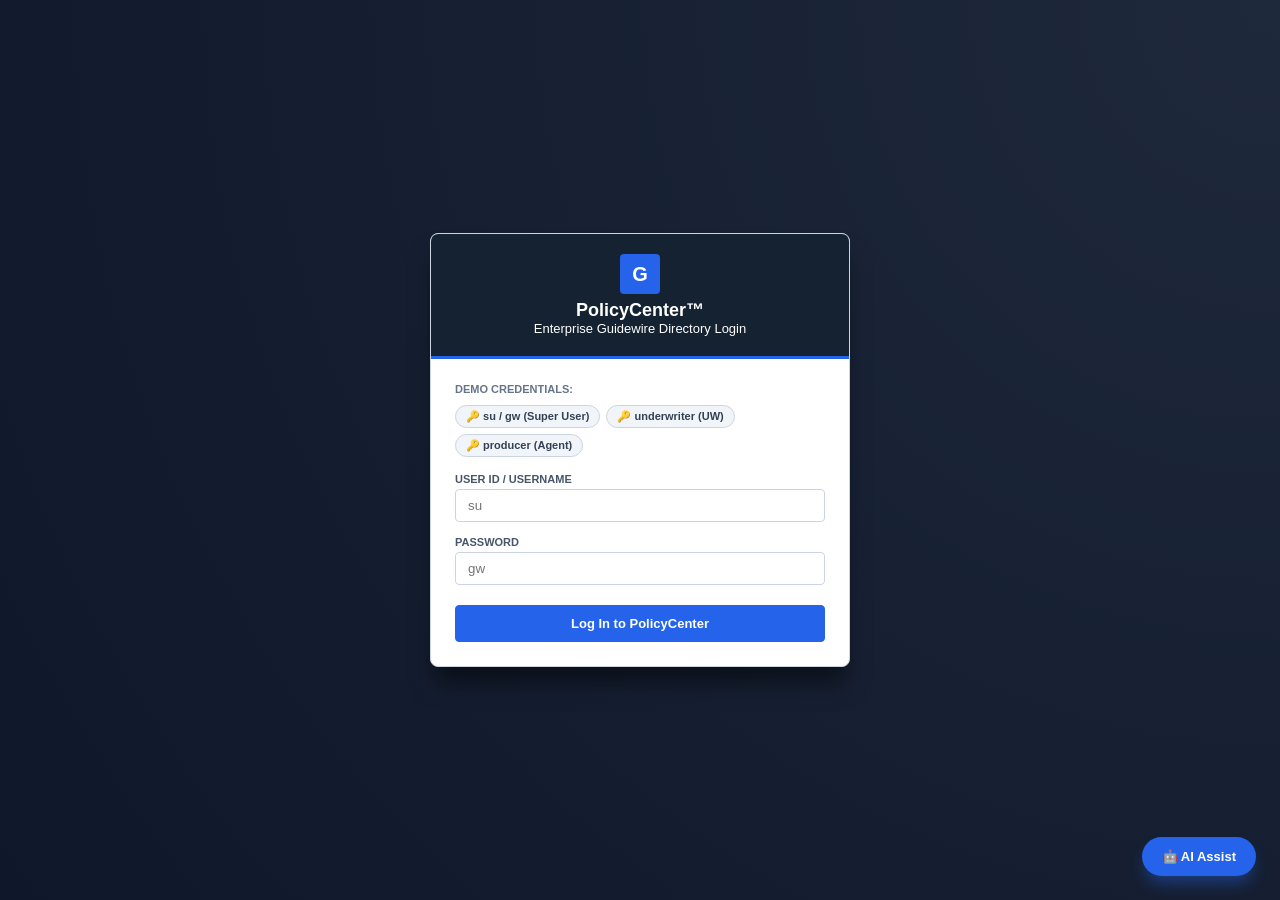
<file: frontend/index.html>
<!DOCTYPE html>
<html lang="en">
<head>
    <meta charset="UTF-8">
    <meta name="viewport" content="width=device-width, initial-scale=1.0">
    <title>Guidewire PolicyCenter™ (P&C Core System)</title>
    <link rel="stylesheet" href="css/guidewire-theme.css">
</head>
<body>

    <!-- Guidewire PolicyCenter Login Gateway Modal -->
    <div class="gw-login-overlay" id="login-modal">
        <div class="gw-login-card">
            <div class="gw-login-header">
                <div class="gw-brand-logo" style="margin: 0 auto; width: 40px; height: 40px; font-size: 20px;">G</div>
                <h2>PolicyCenter™</h2>
                <p>Enterprise Guidewire Directory Login</p>
            </div>

            <div class="gw-login-body">
                <div class="gw-preset-chips">
                    <span style="width: 100%; font-size: 11px; font-weight: 700; color: #64748B; margin-bottom: 4px;">DEMO CREDENTIALS:</span>
                    <button class="gw-chip" onclick="fillCredentials('su', 'gw')">🔑 su / gw (Super User)</button>
                    <button class="gw-chip" onclick="fillCredentials('underwriter', 'password123')">🔑 underwriter (UW)</button>
                    <button class="gw-chip" onclick="fillCredentials('producer', 'password123')">🔑 producer (Agent)</button>
                </div>

                <div class="gw-login-error" id="login-error-msg">Invalid Username or Password</div>

                <form onsubmit="handleLoginSubmit(event)">
                    <div style="margin-bottom: 14px;">
                        <label style="font-size:11px; font-weight:700; color:#475569; display:block; margin-bottom:4px;">USER ID / USERNAME</label>
                        <input type="text" id="login-username" placeholder="su" style="width:100%; padding:8px 12px; border:1px solid #CBD5E1; border-radius:4px;" required>
                    </div>

                    <div style="margin-bottom: 20px;">
                        <label style="font-size:11px; font-weight:700; color:#475569; display:block; margin-bottom:4px;">PASSWORD</label>
                        <input type="password" id="login-password" placeholder="gw" style="width:100%; padding:8px 12px; border:1px solid #CBD5E1; border-radius:4px;" required>
                    </div>

                    <button type="submit" class="gw-btn gw-btn-primary" style="width: 100%; padding: 10px; font-size: 13px;">Log In to PolicyCenter</button>
                </form>
            </div>
        </div>
    </div>

    <!-- Guidewire PolicyCenter Top Navigation Header -->
    <header class="gw-header">
        <div class="gw-brand">
            <div class="gw-brand-logo">G</div>
            <span>PolicyCenter™</span>
        </div>

        <nav class="gw-nav-tabs">
            <div class="gw-tab active" id="tab-desktop" onclick="switchMainTab('desktop')">Desktop ▾</div>
            <div class="gw-tab" id="tab-accounts" onclick="switchMainTab('accounts')">Account ▾</div>
            <div class="gw-tab" id="tab-policies" onclick="switchMainTab('policies')">Policy ▾</div>
            <div class="gw-tab" id="tab-ai-uw" onclick="switchMainTab('ai-uw')">🤖 AI UW Assistant</div>
            <div class="gw-tab" id="tab-product-studio" onclick="switchMainTab('product-studio')">⚡ Product Studio</div>
            <div class="gw-tab" id="tab-gosu" onclick="switchMainTab('gosu')">💻 Gosu Rules</div>
            <div class="gw-tab" id="tab-gis" onclick="switchMainTab('gis')">🗺️ GIS Risk Map</div>
            <div class="gw-tab" id="tab-billing" onclick="switchMainTab('billing')">💳 Billing & Claims</div>
            <div class="gw-tab" id="tab-broker-portal" onclick="switchMainTab('broker-portal')">🌐 Broker Portal</div>
            <div class="gw-tab" id="tab-acord" onclick="switchMainTab('acord')">📄 ACORD Docs</div>
            <div class="gw-tab" id="tab-activities" onclick="switchMainTab('activities')">📋 Tasks & Notes</div>
            <div class="gw-tab" id="tab-analytics" onclick="switchMainTab('analytics')">📈 UW Analytics</div>
            <div class="gw-tab" id="tab-irpm" onclick="switchMainTab('irpm')">⚡ IRPM Rating</div>
            <div class="gw-tab" id="tab-entities" onclick="switchMainTab('entities')">Entity Explorer</div>
            <div class="gw-tab" id="tab-telematics" onclick="switchMainTab('telematics')">📡 Telematics</div>
            <div class="gw-tab" id="tab-batch" onclick="switchMainTab('batch')">⚙️ Batch Processor</div>
        </nav>

        <div class="gw-header-right">
            <div class="gw-search-box">
                <input type="text" placeholder="Go to (Alt+/)" onkeydown="handleQuickSearch(event)">
                <span style="font-size:11px; color:#94A3B8; cursor:pointer;">🔍</span>
            </div>
            <div id="user-header-info" style="font-size:12px; color:#CBD5E1;">
                <!-- Rendered by JS -->
            </div>
        </div>
    </header>

    <!-- Sub-Header Banner (Contextual Info Bar matching Guidewire Banner) -->
    <div class="gw-subheader-banner" id="subheader-banner" style="display:none;">
        <!-- Dynamically rendered by screen modules -->
    </div>

    <!-- App Main Container -->
    <div class="gw-container">

        <!-- Left Sidebar Navigation -->
        <aside class="gw-sidebar" id="sidebar-panel">
            <!-- Dynamically populated by JS module -->
        </aside>

        <!-- Main Work Area -->
        <main class="gw-main">

            <!-- Action Toolbar Header -->
            <div class="gw-action-bar" id="action-bar-panel">
                <h1 id="page-heading">My Summary</h1>
                <div class="gw-btn-group" id="action-buttons">
                    <button class="gw-btn" onclick="openNewSubmissionModal()">+ New Submission</button>
                    <button class="gw-btn gw-btn-primary" onclick="openNewAccountModal()">+ New Account</button>
                </div>
            </div>

            <!-- Dynamic Scrollable Work Area -->
            <div class="gw-work-area" id="work-area">
                <!-- Screen Content Rendered Here via JS -->
            </div>

        </main>
    </div>

    <!-- Policy Transactions & Wizards -->
    <script src="js/wizards/PolicyChangeScreen.js"></script>
    <script src="js/wizards/RenewalScreen.js"></script>
    <script src="js/wizards/CancellationScreen.js"></script>
    <script src="js/wizards/ReinstatementScreen.js"></script>
    <script src="js/wizards/PolicyTransactionsWizard.js"></script>

    <!-- JavaScript Screen Components -->
    <script src="js/DesktopScreen.js"></script>
    <script src="js/AccountScreen.js"></script>
    <script src="js/SubmissionWizardScreen.js"></script>
    <script src="js/NewAccountScreen.js"></script>
    <script src="js/NewSubmissionScreen.js"></script>

    <!-- Advanced Feature Modules -->
    <script src="js/AIRiskAssistantWidget.js"></script>
    <script src="js/ProductDesignerScreen.js"></script>
    <script src="js/GosuRuleStudioScreen.js"></script>
    <script src="js/GISRiskMapScreen.js"></script>
    <script src="js/BillingCenterScreen.js"></script>
    <script src="js/ClaimsScreen.js"></script>
    <script src="js/ProducerPortalScreen.js"></script>
    <script src="js/PolicyholderPortalScreen.js"></script>

    <!-- Phase 2 Feature Suite -->
    <script src="js/ACORDDocumentScreen.js"></script>
    <script src="js/GuidewireAIChatWidget.js"></script>
    <script src="js/ActivityTaskScreen.js"></script>
    <script src="js/PortfolioAnalyticsScreen.js"></script>
    <script src="js/IRPMScreen.js"></script>

    <script src="js/RatingStudioScreen.js"></script>
    <script src="js/ReinsuranceScreen.js"></script>
    <script src="js/EntityExplorerScreen.js"></script>
    <script src="js/TelematicsScreen.js"></script>
    <script src="js/BatchSchedulerScreen.js"></script>
    <script src="js/app.js"></script>

</body>
</html>
</file>
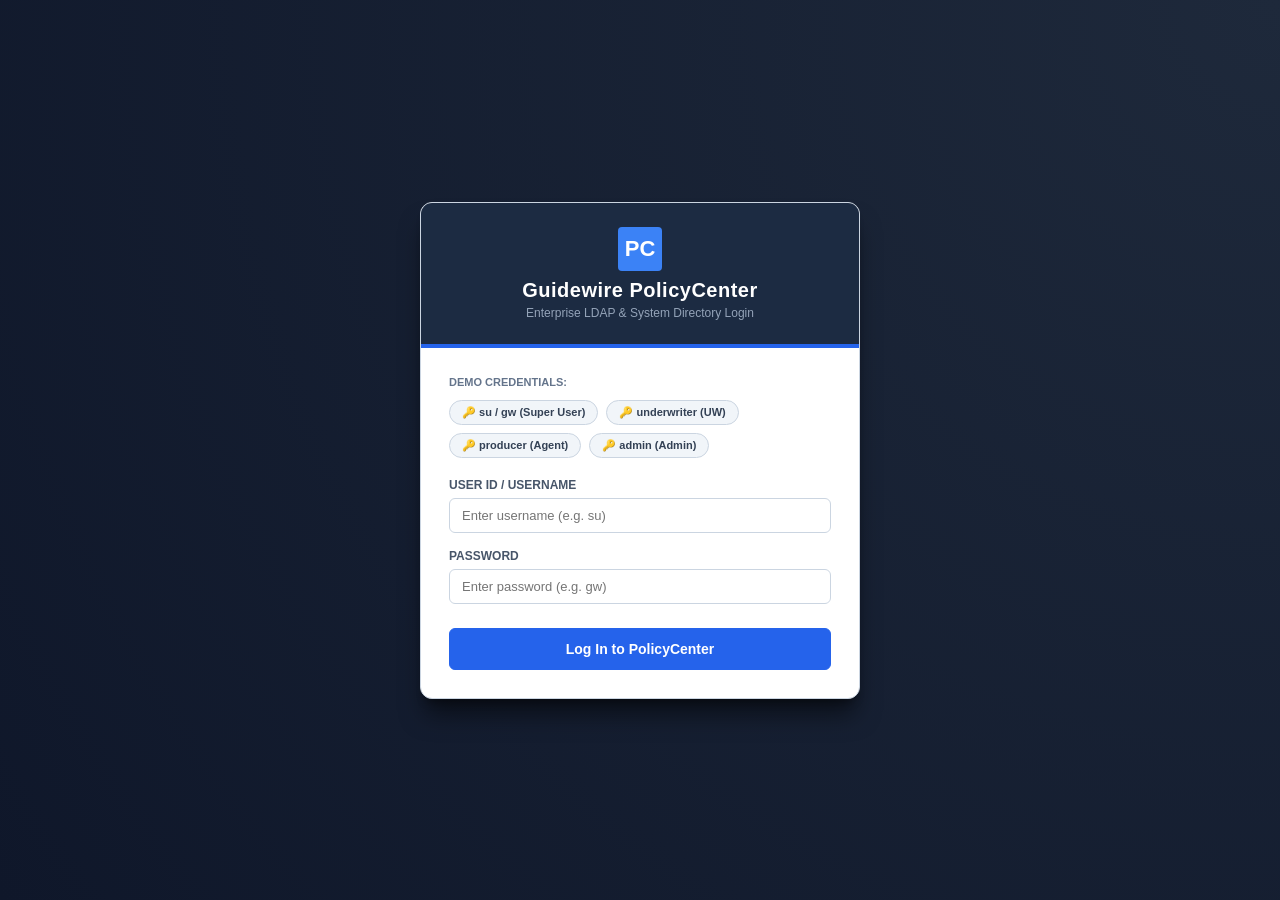
<file: bin/frontend/index.html>
<!DOCTYPE html>
<html lang="en">
<head>
    <meta charset="UTF-8">
    <meta name="viewport" content="width=device-width, initial-scale=1.0">
    <title>Guidewire PolicyCenter (P&C Core System)</title>
    <link rel="stylesheet" href="css/guidewire-theme.css">
</head>
<body>

    <!-- Guidewire PolicyCenter Login Gateway Modal -->
    <div class="gw-login-overlay" id="login-modal">
        <div class="gw-login-card">
            <div class="gw-login-header">
                <div class="gw-brand-logo" style="margin: 0 auto; width: 44px; height: 44px; font-size: 22px;">PC</div>
                <h2>Guidewire PolicyCenter</h2>
                <p>Enterprise LDAP & System Directory Login</p>
            </div>

            <div class="gw-login-body">
                <div class="gw-preset-chips">
                    <span style="width: 100%; font-size: 11px; font-weight: 700; color: #64748B; margin-bottom: 4px;">DEMO CREDENTIALS:</span>
                    <button class="gw-chip" onclick="fillCredentials('su', 'gw')">🔑 su / gw (Super User)</button>
                    <button class="gw-chip" onclick="fillCredentials('underwriter', 'password123')">🔑 underwriter (UW)</button>
                    <button class="gw-chip" onclick="fillCredentials('producer', 'password123')">🔑 producer (Agent)</button>
                    <button class="gw-chip" onclick="fillCredentials('admin', 'admin')">🔑 admin (Admin)</button>
                </div>

                <div class="gw-login-error" id="login-error-msg">Invalid Username or Password</div>

                <form onsubmit="handleLoginSubmit(event)">
                    <div class="gw-field" style="margin-bottom: 16px;">
                        <label>User ID / Username</label>
                        <input type="text" id="login-username" placeholder="Enter username (e.g. su)" required>
                    </div>

                    <div class="gw-field" style="margin-bottom: 24px;">
                        <label>Password</label>
                        <input type="password" id="login-password" placeholder="Enter password (e.g. gw)" required>
                    </div>

                    <button type="submit" class="gw-btn gw-btn-primary" style="width: 100%; padding: 12px; font-size: 14px;">Log In to PolicyCenter</button>
                </form>
            </div>
        </div>
    </div>

    <!-- Guidewire PolicyCenter Header -->
    <header class="gw-header">
        <div class="gw-brand">
            <div class="gw-brand-logo">PC</div>
            <span>Guidewire PolicyCenter</span>
        </div>

        <nav class="gw-nav-tabs">
            <div class="gw-tab" id="tab-desktop" onclick="switchMainTab('desktop')">Desktop</div>
            <div class="gw-tab" id="tab-accounts" onclick="switchMainTab('accounts')">Accounts</div>
            <div class="gw-tab" id="tab-policies" onclick="switchMainTab('policies')">Policies</div>
            <div class="gw-tab" id="tab-rating" onclick="switchMainTab('rating')">Rating Studio</div>
            <div class="gw-tab" id="tab-reinsurance" onclick="switchMainTab('reinsurance')">Reinsurance</div>
            <div class="gw-tab" id="tab-entities" onclick="switchMainTab('entities')">Entity Explorer</div>
            <div class="gw-tab" id="tab-admin" onclick="switchMainTab('admin')">Admin</div>
        </nav>

        <div class="gw-user-section" id="user-header-info">
            <!-- Rendered by JS -->
        </div>
    </header>

    <!-- App Container -->
    <div class="gw-container">

        <!-- Left Sidebar Wizard Navigation Steps -->
        <aside class="gw-sidebar" id="sidebar-panel">
            <div class="gw-sidebar-header" id="sidebar-title">Submission Wizard</div>
            <ul class="gw-wizard-steps" id="wizard-steps-list">
                <li class="gw-step-item active" id="step-1" onclick="navigateToStep(1)">
                    <div class="gw-step-num">1</div>
                    <span>Policy Info</span>
                </li>
                <li class="gw-step-item" id="step-2" onclick="navigateToStep(2)">
                    <div class="gw-step-num">2</div>
                    <span>Locations & Buildings</span>
                </li>
                <li class="gw-step-item" id="step-3" onclick="navigateToStep(3)">
                    <div class="gw-step-num">3</div>
                    <span>Coverages & Terms</span>
                </li>
                <li class="gw-step-item" id="step-4" onclick="navigateToStep(4)">
                    <div class="gw-step-num">4</div>
                    <span>Risk Analysis & Rules</span>
                </li>
                <li class="gw-step-item" id="step-5" onclick="navigateToStep(5)">
                    <div class="gw-step-num">5</div>
                    <span>Quote & Rating Sheet</span>
                </li>
                <li class="gw-step-item" id="step-6" onclick="navigateToStep(6)">
                    <div class="gw-step-num">6</div>
                    <span>Forms & Issue</span>
                </li>
            </ul>
        </aside>

        <!-- Main Work Area -->
        <main class="gw-main">

            <!-- Action Toolbar Banner -->
            <div class="gw-action-bar">
                <div class="gw-action-title">
                    <h1 id="page-heading">Submission (SUB-5001) - Commercial Property</h1>
                    <span class="gw-badge gw-badge-draft" id="job-status-badge">DRAFT</span>
                </div>

                <div class="gw-btn-group" id="action-buttons">
                    <button class="gw-btn" onclick="saveDraft()">Save Draft</button>
                    <button class="gw-btn gw-btn-primary" id="btn-quote" onclick="requestQuote()">Request Quote</button>
                    <button class="gw-btn gw-btn-success" id="btn-bind" style="display:none;" onclick="bindAndIssue()">Bind & Issue Policy</button>
                </div>
            </div>

            <!-- Scrollable Dynamic Work Area -->
            <div class="gw-work-area" id="work-area">
                <!-- Dynamic Content Rendered Here via JS -->
            </div>

        </main>
    </div>

    <!-- JavaScript Application -->
    <script src="js/NewAccountScreen.js"></script>
    <script src="js/NewSubmissionScreen.js"></script>
    <script src="js/app.js"></script>
    <script src="js/wizards/SubmissionWizard.js"></script>
    <script src="js/wizards/PolicyTransactionsWizard.js"></script>
    <script src="js/wizards/PolicyChangeScreen.js"></script>
    <script src="js/wizards/RenewalScreen.js"></script>
    <script src="js/wizards/CancellationScreen.js"></script>
    <script src="js/wizards/ReinstatementScreen.js"></script>
    <script src="js/wizards/RiskAnalysisScreen.js"></script>
    <script src="js/wizards/AutoLineScreen.js"></script>
    <script src="js/wizards/FormsScreen.js"></script>
    <script src="js/wizards/BillingScreen.js"></script>
    <script src="js/wizards/ClaimsScreen.js"></script>
    <script src="js/RatingStudioScreen.js"></script>
    <script src="js/ReinsuranceScreen.js"></script>
    <script src="js/PolicyHistoryScreen.js"></script>
    <script src="js/BatchSchedulerScreen.js"></script>
    <script src="js/EntityExplorerScreen.js"></script>

</body>
</html>
</file>
<file: frontend/css/guidewire-theme.css>
/* Guidewire PolicyCenter Authentic Theme */
:root {
    --gw-header-bg: #142232;
    --gw-header-accent: #2563EB;
    --gw-sidebar-bg: #1A2837;
    --gw-sidebar-text: #E2E8F0;
    --gw-sidebar-hover: #26384C;
    --gw-sidebar-active: #0F172A;
    --gw-banner-bg: #E8EEF5;
    --gw-actionbar-bg: #F1F5F9;
    --gw-border: #CBD5E1;
    --gw-table-header-bg: #F8FAFC;
    --font-family: -apple-system, BlinkMacSystemFont, "Segoe UI", Roboto, Helvetica, Arial, sans-serif;
}

* {
    box-sizing: border-box;
    margin: 0;
    padding: 0;
}

body {
    font-family: var(--font-family);
    background-color: #F8FAFC;
    color: #1E293B;
    height: 100vh;
    display: flex;
    flex-direction: column;
    overflow: hidden;
    font-size: 13px;
}

/* Header Bar */
.gw-header {
    background-color: var(--gw-header-bg);
    color: #FFFFFF;
    height: 48px;
    display: flex;
    align-items: center;
    justify-content: space-between;
    padding: 0 16px;
    border-bottom: 2px solid #3B82F6;
    flex-shrink: 0;
}

.gw-brand {
    display: flex;
    align-items: center;
    gap: 8px;
    font-weight: 700;
    font-size: 16px;
    color: #FFFFFF;
}

.gw-brand-logo {
    background: #2563EB;
    color: white;
    width: 26px;
    height: 26px;
    border-radius: 4px;
    display: flex;
    align-items: center;
    justify-content: center;
    font-weight: 900;
    font-size: 14px;
}

.gw-nav-tabs {
    display: flex;
    height: 100%;
    align-items: center;
}

.gw-tab {
    display: flex;
    align-items: center;
    padding: 0 14px;
    height: 100%;
    color: #CBD5E1;
    text-decoration: none;
    font-weight: 600;
    font-size: 13px;
    cursor: pointer;
    border-bottom: 3px solid transparent;
    transition: all 0.15s;
    user-select: none;
}

.gw-tab:hover {
    color: #FFFFFF;
    background: rgba(255, 255, 255, 0.08);
}

.gw-tab.active {
    color: #FFFFFF;
    background: rgba(255, 255, 255, 0.12);
    border-bottom-color: #60A5FA;
}

.gw-header-right {
    display: flex;
    align-items: center;
    gap: 16px;
}

.gw-search-box {
    display: flex;
    align-items: center;
    background: rgba(255, 255, 255, 0.1);
    border: 1px solid rgba(255, 255, 255, 0.2);
    border-radius: 4px;
    padding: 3px 8px;
}

.gw-search-box input {
    background: transparent;
    border: none;
    color: white;
    font-size: 12px;
    outline: none;
    width: 140px;
}

.gw-search-box input::placeholder {
    color: #94A3B8;
}

/* Sub-Header Banner (Contextual Info Banner) */
.gw-subheader-banner {
    background-color: var(--gw-banner-bg);
    border-bottom: 1px solid #CBD5E1;
    padding: 6px 16px;
    font-size: 12px;
    color: #334155;
    display: flex;
    align-items: center;
    justify-content: space-between;
    flex-shrink: 0;
}

.gw-banner-left {
    display: flex;
    align-items: center;
    gap: 16px;
}

.gw-banner-item {
    display: flex;
    align-items: center;
    gap: 4px;
}

.gw-banner-item strong {
    color: #0F172A;
}

/* Main Layout Grid */
.gw-container {
    display: flex;
    flex: 1;
    overflow: hidden;
}

/* Left Sidebar Accordion / Wizard Steps */
.gw-sidebar {
    width: 250px;
    background-color: var(--gw-sidebar-bg);
    border-right: 1px solid #0F172A;
    display: flex;
    flex-direction: column;
    flex-shrink: 0;
    color: var(--gw-sidebar-text);
}

.gw-sidebar-title {
    padding: 12px 16px;
    background: #0F172A;
    font-weight: 700;
    font-size: 13px;
    color: #F8FAFC;
    border-bottom: 1px solid #334155;
    display: flex;
    justify-content: space-between;
    align-items: center;
}

.gw-sidebar-accordion {
    flex: 1;
    overflow-y: auto;
    padding: 4px 0;
}

.gw-accordion-section {
    border-bottom: 1px solid #26384C;
}

.gw-accordion-header {
    padding: 10px 14px;
    font-weight: 700;
    font-size: 12px;
    color: #94A3B8;
    background: #142232;
    cursor: pointer;
    display: flex;
    justify-content: space-between;
    align-items: center;
    user-select: none;
}

.gw-accordion-header:hover {
    color: #FFFFFF;
}

.gw-tree-list {
    list-style: none;
    padding: 0;
}

.gw-tree-item {
    padding: 8px 16px 8px 24px;
    font-size: 12px;
    font-weight: 500;
    color: #CBD5E1;
    cursor: pointer;
    display: flex;
    align-items: center;
    gap: 8px;
    transition: all 0.1s;
}

.gw-tree-item:hover {
    background: var(--gw-sidebar-hover);
    color: #FFFFFF;
}

.gw-tree-item.active {
    background: #2563EB;
    color: #FFFFFF;
    font-weight: 700;
}

.gw-tree-subitem {
    padding: 6px 16px 6px 36px;
    font-size: 12px;
    color: #94A3B8;
    cursor: pointer;
}

.gw-tree-subitem:hover {
    color: #FFFFFF;
    background: var(--gw-sidebar-hover);
}

.gw-tree-subitem.active {
    color: #60A5FA;
    font-weight: 700;
    background: rgba(37, 99, 235, 0.2);
}

/* Main Content Work Area */
.gw-main {
    flex: 1;
    display: flex;
    flex-direction: column;
    overflow: hidden;
    background-color: #FFFFFF;
}

/* Action Toolbar Header */
.gw-action-bar {
    background-color: var(--gw-actionbar-bg);
    padding: 10px 20px;
    border-bottom: 1px solid var(--gw-border);
    display: flex;
    align-items: center;
    justify-content: space-between;
    flex-shrink: 0;
}

.gw-action-bar h1 {
    font-size: 18px;
    font-weight: 800;
    color: #0F172A;
}

.gw-btn-group {
    display: flex;
    gap: 8px;
}

.gw-btn {
    padding: 6px 12px;
    border-radius: 4px;
    font-size: 12px;
    font-weight: 600;
    cursor: pointer;
    border: 1px solid #CBD5E1;
    background-color: #FFFFFF;
    color: #334155;
    transition: all 0.15s;
}

.gw-btn:hover {
    background-color: #F1F5F9;
    border-color: #94A3B8;
}

.gw-btn-primary {
    background-color: #2563EB;
    color: white;
    border-color: #2563EB;
}

.gw-btn-primary:hover {
    background-color: #1D4ED8;
}

.gw-btn-success {
    background-color: #16A34A;
    color: white;
    border-color: #16A34A;
}

/* Scrollable Work Area */
.gw-work-area {
    flex: 1;
    padding: 20px;
    overflow-y: auto;
    background-color: #F8FAFC;
}

/* Card & Panels */
.gw-panel {
    background: #FFFFFF;
    border: 1px solid var(--gw-border);
    border-radius: 6px;
    margin-bottom: 16px;
    box-shadow: 0 1px 3px rgba(0,0,0,0.05);
}

.gw-panel-header {
    padding: 10px 16px;
    background-color: #F1F5F9;
    border-bottom: 1px solid var(--gw-border);
    font-weight: 700;
    font-size: 13px;
    color: #1E293B;
    display: flex;
    align-items: center;
    justify-content: space-between;
}

.gw-panel-body {
    padding: 16px;
}

/* Stat Cards Box (Desktop Overview) */
.gw-stat-row {
    display: grid;
    grid-template-columns: repeat(5, 1fr);
    gap: 12px;
    margin-bottom: 16px;
}

.gw-stat-card {
    background: #FFFFFF;
    border: 1px solid #CBD5E1;
    border-radius: 6px;
    padding: 14px;
    text-align: center;
}

.gw-stat-num {
    font-size: 22px;
    font-weight: 800;
    color: #0F172A;
}

.gw-stat-label {
    font-size: 12px;
    color: #64748B;
    margin: 2px 0 6px 0;
}

.gw-overdue-badge {
    background: #FEE2E2;
    color: #991B1B;
    font-size: 10px;
    font-weight: 700;
    padding: 2px 8px;
    border-radius: 10px;
    display: inline-block;
}

/* Data Tables */
.gw-table {
    width: 100%;
    border-collapse: collapse;
    font-size: 12px;
}

.gw-table th {
    background-color: #F1F5F9;
    padding: 8px 12px;
    text-align: left;
    font-weight: 700;
    color: #475569;
    border-bottom: 2px solid var(--gw-border);
}

.gw-table td {
    padding: 8px 12px;
    border-bottom: 1px solid #E2E8F0;
    color: #1E293B;
}

.gw-table tr:hover {
    background-color: #F8FAFC;
}

/* Key Value Summary Grids */
.gw-kv-grid {
    display: grid;
    grid-template-columns: repeat(2, 1fr);
    gap: 12px 24px;
}

.gw-kv-item {
    display: flex;
    justify-content: space-between;
    font-size: 12px;
    padding-bottom: 4px;
    border-bottom: 1px dashed #E2E8F0;
}

.gw-kv-item span:first-child {
    color: #64748B;
    font-weight: 600;
}

.gw-kv-item span:last-child {
    color: #0F172A;
    font-weight: 700;
}

/* Tab Strip */
.gw-tab-strip {
    display: flex;
    gap: 4px;
    border-bottom: 2px solid #CBD5E1;
    margin-bottom: 16px;
}

.gw-tab-item {
    padding: 8px 16px;
    font-size: 12px;
    font-weight: 600;
    color: #64748B;
    background: #E2E8F0;
    border-radius: 4px 4px 0 0;
    cursor: pointer;
}

.gw-tab-item.active {
    background: #FFFFFF;
    color: #2563EB;
    border: 1px solid #CBD5E1;
    border-bottom: 2px solid #FFFFFF;
    margin-bottom: -2px;
    font-weight: 700;
}

/* Authentication Login Modal */
.gw-login-overlay {
    position: fixed;
    inset: 0;
    background: radial-gradient(circle at top right, #1E293B 0%, #0F172A 100%);
    display: flex;
    align-items: center;
    justify-content: center;
    z-index: 99999;
}

.gw-login-card {
    background: #FFFFFF;
    width: 420px;
    border-radius: 8px;
    box-shadow: 0 20px 25px -5px rgba(0, 0, 0, 0.5);
    overflow: hidden;
    border: 1px solid var(--gw-border);
}

.gw-login-header {
    background-color: var(--gw-header-bg);
    color: white;
    padding: 20px;
    text-align: center;
    border-bottom: 3px solid #2563EB;
}

.gw-login-header h2 {
    font-size: 18px;
    font-weight: 800;
    margin-top: 6px;
}

.gw-login-body {
    padding: 24px;
}

.gw-preset-chips {
    display: flex;
    flex-wrap: wrap;
    gap: 6px;
    margin-bottom: 16px;
}

.gw-chip {
    background: #F1F5F9;
    border: 1px solid #CBD5E1;
    border-radius: 12px;
    padding: 4px 10px;
    font-size: 11px;
    font-weight: 700;
    color: #334155;
    cursor: pointer;
}

.gw-chip:hover {
    background: #DBEAFE;
    color: #1E40AF;
}

.gw-login-error {
    background: #FEE2E2;
    color: #991B1B;
    padding: 8px 12px;
    border-radius: 4px;
    font-size: 12px;
    margin-bottom: 12px;
    display: none;
}
</file>
<file: bin/frontend/css/guidewire-theme.css>
/* Guidewire PolicyCenter Authentic Theme */
:root {
    --gw-primary: #1E3A8A;
    --gw-primary-dark: #0F172A;
    --gw-header-bg: #1C2B42;
    --gw-sidebar-bg: #F1F5F9;
    --gw-sidebar-active: #DBEAFE;
    --gw-sidebar-text: #1E293B;
    --gw-accent: #2563EB;
    --gw-accent-hover: #1D4ED8;
    --gw-success: #16A34A;
    --gw-warning: #D97706;
    --gw-border: #CBD5E1;
    --gw-bg: #F8FAFC;
    --gw-card-bg: #FFFFFF;
    --font-family: -apple-system, BlinkMacSystemFont, "Segoe UI", Roboto, Helvetica, Arial, sans-serif;
}

* {
    box-sizing: border-box;
    margin: 0;
    padding: 0;
}

body {
    font-family: var(--font-family);
    background-color: var(--gw-bg);
    color: #1E293B;
    height: 100vh;
    display: flex;
    flex-direction: column;
    overflow: hidden;
    font-size: 14px;
}

/* Header Bar */
.gw-header {
    background-color: var(--gw-header-bg);
    color: #FFFFFF;
    height: 52px;
    display: flex;
    align-items: center;
    justify-content: space-between;
    padding: 0 20px;
    border-bottom: 3px solid var(--gw-accent);
    flex-shrink: 0;
}

.gw-brand {
    display: flex;
    align-items: center;
    gap: 12px;
    font-weight: 700;
    font-size: 18px;
    letter-spacing: 0.5px;
}

.gw-brand-logo {
    background: #3B82F6;
    color: white;
    width: 32px;
    height: 32px;
    border-radius: 4px;
    display: flex;
    align-items: center;
    justify-content: center;
    font-weight: 900;
    font-size: 16px;
}

.gw-nav-tabs {
    display: flex;
    height: 100%;
}

.gw-tab {
    display: flex;
    align-items: center;
    padding: 0 16px;
    color: #94A3B8;
    text-decoration: none;
    font-weight: 600;
    font-size: 13px;
    cursor: pointer;
    border-bottom: 3px solid transparent;
    transition: all 0.2s;
}

.gw-tab:hover {
    color: #FFFFFF;
    background: rgba(255, 255, 255, 0.05);
}

.gw-tab.active {
    color: #FFFFFF;
    background: rgba(255, 255, 255, 0.1);
    border-bottom-color: #60A5FA;
}

.gw-user-section {
    display: flex;
    align-items: center;
    gap: 16px;
    font-size: 13px;
}

/* Main Layout Grid */
.gw-container {
    display: flex;
    flex: 1;
    overflow: hidden;
}

/* Left Sidebar Navigation (PCF Wizard Steps) */
.gw-sidebar {
    width: 260px;
    background-color: var(--gw-sidebar-bg);
    border-right: 1px solid var(--gw-border);
    display: flex;
    flex-direction: column;
    flex-shrink: 0;
}

.gw-sidebar-header {
    padding: 16px;
    background: #E2E8F0;
    border-bottom: 1px solid var(--gw-border);
    font-weight: 700;
    font-size: 13px;
    color: #334155;
    text-transform: uppercase;
    letter-spacing: 0.5px;
}

.gw-wizard-steps {
    list-style: none;
    padding: 10px 0;
    overflow-y: auto;
}

.gw-step-item {
    display: flex;
    align-items: center;
    gap: 12px;
    padding: 12px 18px;
    font-size: 13px;
    font-weight: 600;
    color: var(--gw-sidebar-text);
    cursor: pointer;
    border-left: 4px solid transparent;
    transition: all 0.15s;
}

.gw-step-item:hover {
    background-color: #E2E8F0;
}

.gw-step-item.active {
    background-color: var(--gw-sidebar-active);
    color: var(--gw-primary);
    border-left-color: var(--gw-accent);
}

.gw-step-item.completed .gw-step-num {
    background-color: var(--gw-success);
    color: white;
}

.gw-step-num {
    width: 24px;
    height: 24px;
    border-radius: 50%;
    background-color: #CBD5E1;
    color: #475569;
    display: flex;
    align-items: center;
    justify-content: center;
    font-size: 11px;
    font-weight: 700;
}

.gw-step-item.active .gw-step-num {
    background-color: var(--gw-accent);
    color: white;
}

/* Main Content Work Area */
.gw-main {
    flex: 1;
    display: flex;
    flex-direction: column;
    overflow: hidden;
    background-color: #FFFFFF;
}

/* Action Banner Header */
.gw-action-bar {
    background-color: #F8FAFC;
    padding: 12px 24px;
    border-bottom: 1px solid var(--gw-border);
    display: flex;
    align-items: center;
    justify-content: space-between;
}

.gw-action-title {
    display: flex;
    align-items: center;
    gap: 12px;
}

.gw-action-title h1 {
    font-size: 20px;
    font-weight: 700;
    color: #0F172A;
}

.gw-badge {
    padding: 4px 10px;
    border-radius: 12px;
    font-size: 11px;
    font-weight: 700;
    text-transform: uppercase;
    letter-spacing: 0.5px;
}

.gw-badge-draft { background: #FEF3C7; color: #92400E; }
.gw-badge-quoted { background: #DBEAFE; color: #1E40AF; }
.gw-badge-bound { background: #DCFCE7; color: #166534; }
.gw-badge-issued { background: #D1FAE5; color: #065F46; }

.gw-btn-group {
    display: flex;
    gap: 10px;
}

.gw-btn {
    padding: 8px 16px;
    border-radius: 6px;
    font-size: 13px;
    font-weight: 600;
    cursor: pointer;
    border: 1px solid var(--gw-border);
    background-color: #FFFFFF;
    color: #334155;
    transition: all 0.15s;
}

.gw-btn:hover {
    background-color: #F1F5F9;
    border-color: #94A3B8;
}

.gw-btn-primary {
    background-color: var(--gw-accent);
    color: white;
    border-color: var(--gw-accent);
}

.gw-btn-primary:hover {
    background-color: var(--gw-accent-hover);
}

.gw-btn-success {
    background-color: var(--gw-success);
    color: white;
    border-color: var(--gw-success);
}

.gw-btn-success:hover {
    background-color: #15803D;
}

/* Scrollable Work Area */
.gw-work-area {
    flex: 1;
    padding: 24px;
    overflow-y: auto;
}

/* Card & Panels */
.gw-panel {
    background: #FFFFFF;
    border: 1px solid var(--gw-border);
    border-radius: 8px;
    margin-bottom: 20px;
    box-shadow: 0 1px 3px rgba(0,0,0,0.05);
}

.gw-panel-header {
    padding: 14px 20px;
    background-color: #F8FAFC;
    border-bottom: 1px solid var(--gw-border);
    font-weight: 700;
    font-size: 14px;
    color: #1E293B;
    display: flex;
    align-items: center;
    justify-content: space-between;
}

.gw-panel-body {
    padding: 20px;
}

/* Form Controls */
.gw-form-grid {
    display: grid;
    grid-template-columns: repeat(auto-fit, minmax(280px, 1fr));
    gap: 16px;
}

.gw-field {
    display: flex;
    flex-direction: column;
    gap: 6px;
}

.gw-field label {
    font-size: 12px;
    font-weight: 700;
    color: #475569;
    text-transform: uppercase;
}

.gw-field input, .gw-field select {
    padding: 9px 12px;
    border: 1px solid var(--gw-border);
    border-radius: 6px;
    font-size: 13px;
    color: #1E293B;
    outline: none;
    transition: border 0.15s;
}

.gw-field input:focus, .gw-field select:focus {
    border-color: var(--gw-accent);
    box-shadow: 0 0 0 3px rgba(37, 99, 235, 0.1);
}

/* Data Tables */
.gw-table {
    width: 100%;
    border-collapse: collapse;
    font-size: 13px;
}

.gw-table th {
    background-color: #F1F5F9;
    padding: 10px 14px;
    text-align: left;
    font-weight: 700;
    color: #475569;
    border-bottom: 2px solid var(--gw-border);
}

.gw-table td {
    padding: 12px 14px;
    border-bottom: 1px solid var(--gw-border);
    color: #1E293B;
}

.gw-table tr:hover {
    background-color: #F8FAFC;
}

/* Financial Summary Highlight Box */
.gw-financial-box {
    background: linear-gradient(135deg, #1E3A8A 0%, #1E293B 100%);
    color: white;
    padding: 20px;
    border-radius: 8px;
    display: flex;
    justify-content: space-between;
    align-items: center;
    margin-bottom: 20px;
}

.gw-financial-val {
    font-size: 28px;
    font-weight: 800;
    color: #60A5FA;
}

/* Authentication Login Modal */
.gw-login-overlay {
    position: fixed;
    inset: 0;
    background: radial-gradient(circle at top right, #1E293B 0%, #0F172A 100%);
    display: flex;
    align-items: center;
    justify-content: center;
    z-index: 99999;
}

.gw-login-card {
    background: #FFFFFF;
    width: 440px;
    border-radius: 12px;
    box-shadow: 0 20px 25px -5px rgba(0, 0, 0, 0.5), 0 8px 10px -6px rgba(0, 0, 0, 0.4);
    overflow: hidden;
    border: 1px solid var(--gw-border);
}

.gw-login-header {
    background-color: var(--gw-header-bg);
    color: white;
    padding: 24px;
    text-align: center;
    border-bottom: 4px solid var(--gw-accent);
}

.gw-login-header h2 {
    font-size: 20px;
    font-weight: 800;
    margin-top: 8px;
    letter-spacing: 0.5px;
}

.gw-login-header p {
    font-size: 12px;
    color: #94A3B8;
    margin-top: 4px;
}

.gw-login-body {
    padding: 28px;
}

.gw-preset-chips {
    display: flex;
    flex-wrap: wrap;
    gap: 8px;
    margin-bottom: 20px;
}

.gw-chip {
    background: #F1F5F9;
    border: 1px solid #CBD5E1;
    border-radius: 16px;
    padding: 5px 12px;
    font-size: 11px;
    font-weight: 700;
    color: #334155;
    cursor: pointer;
    transition: all 0.15s;
}

.gw-chip:hover {
    background: #DBEAFE;
    border-color: #3B82F6;
    color: #1E40AF;
}

.gw-login-error {
    background: #FEE2E2;
    color: #991B1B;
    padding: 10px 14px;
    border-radius: 6px;
    font-size: 12px;
    font-weight: 600;
    margin-bottom: 16px;
    display: none;
}
</file>
